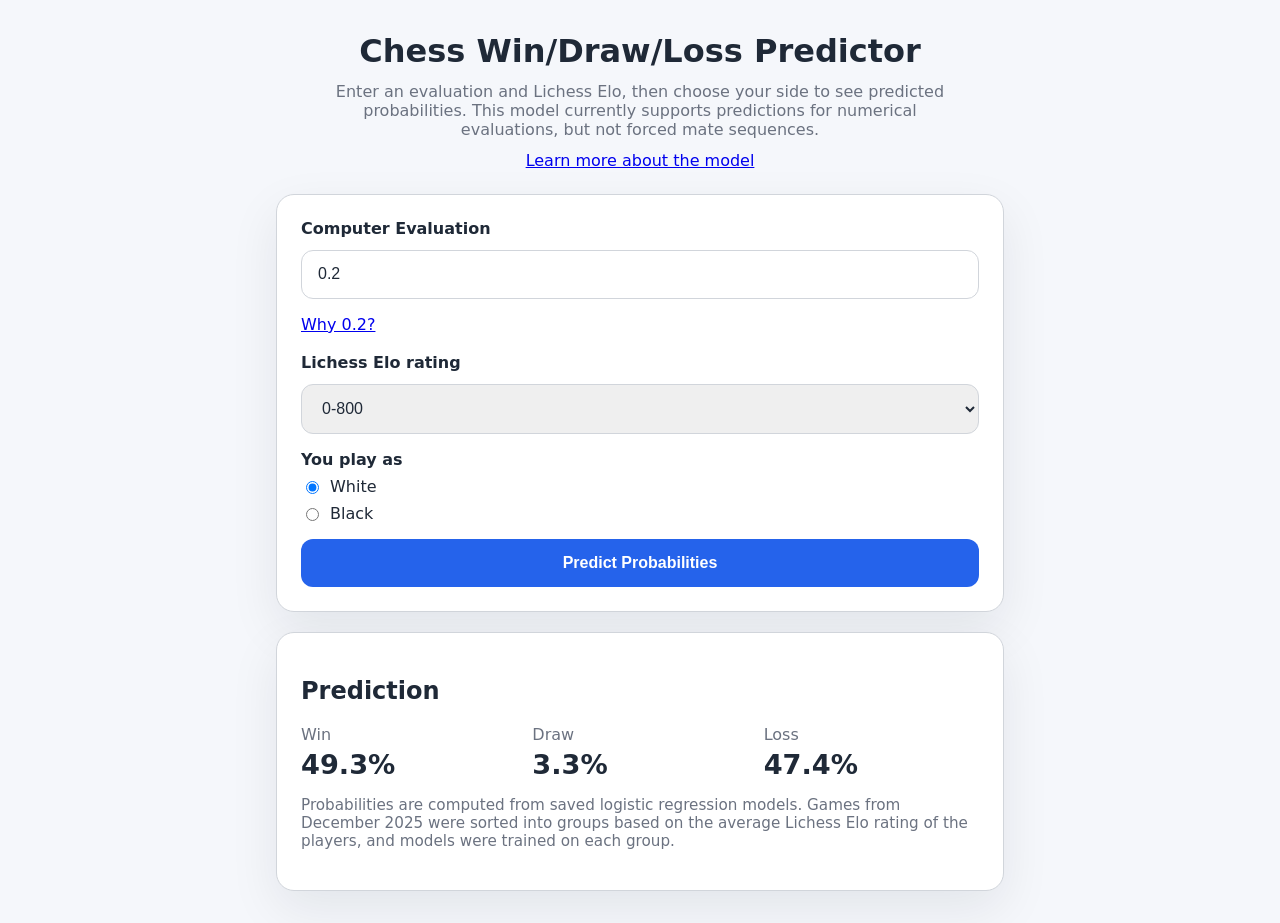
<file: index.html>
<!DOCTYPE html>
<html lang="en">
<head>
  <meta charset="UTF-8" />
  <meta name="viewport" content="width=device-width, initial-scale=1.0" />
  <title>Chess Win/Draw/Loss Predictor</title>
  <link rel="stylesheet" href="styles.css" />
</head>
<body>
  <div class="container">
    <header>
      <h1>Chess Win/Draw/Loss Predictor</h1>
      <p>Enter an evaluation and Lichess Elo, then choose your side to see predicted probabilities. This model currently supports predictions for numerical evaluations, but not forced mate sequences.</p>
      <p><a href="model.html">Learn more about the model</a></p>
    </header>

    <section class="card">
      <div class="field-row">
        <label for="evalInput">Computer Evaluation</label>
        <input id="evalInput" type="number" step="0.1" min="-20" max="20" value="0.2" />
      </div>
      <a href="#" onclick="alert('At the start of the game, the player with the white pieces has a slight advantage. The starting value has been set to 0.2, the Stockfish evaluation for the starting position.')">Why 0.2?</a><br><br>

      <div class="field-row">
        <label for="eloRange">Lichess Elo rating</label>
        <select id="eloRange"></select>
      </div>

      <div class="field-row radio-row">
        <span>You play as</span>
        <label><input type="radio" name="color" value="white" checked /> White</label>
        <label><input type="radio" name="color" value="black" /> Black</label>
      </div>

      <button id="predictButton">Predict Probabilities</button>
    </section>

    <section class="card result-card">
      <h2>Prediction</h2>
      <div class="result-grid">
        <div>
          <span class="label">Win</span>
          <span id="winProb" class="value">--</span>
        </div>
        <div>
          <span class="label">Draw</span>
          <span id="drawProb" class="value">--</span>
        </div>
        <div>
          <span class="label">Loss</span>
          <span id="lossProb" class="value">--</span>
        </div>
      </div>
      <p class="note">Probabilities are computed from saved logistic regression models. Games from December 2025 were sorted into groups based on the average Lichess Elo rating of the players, and models were trained on each group.</p>
    </section>
  </div>

  <script src="app.js"></script>
</body>
</html>
</file>
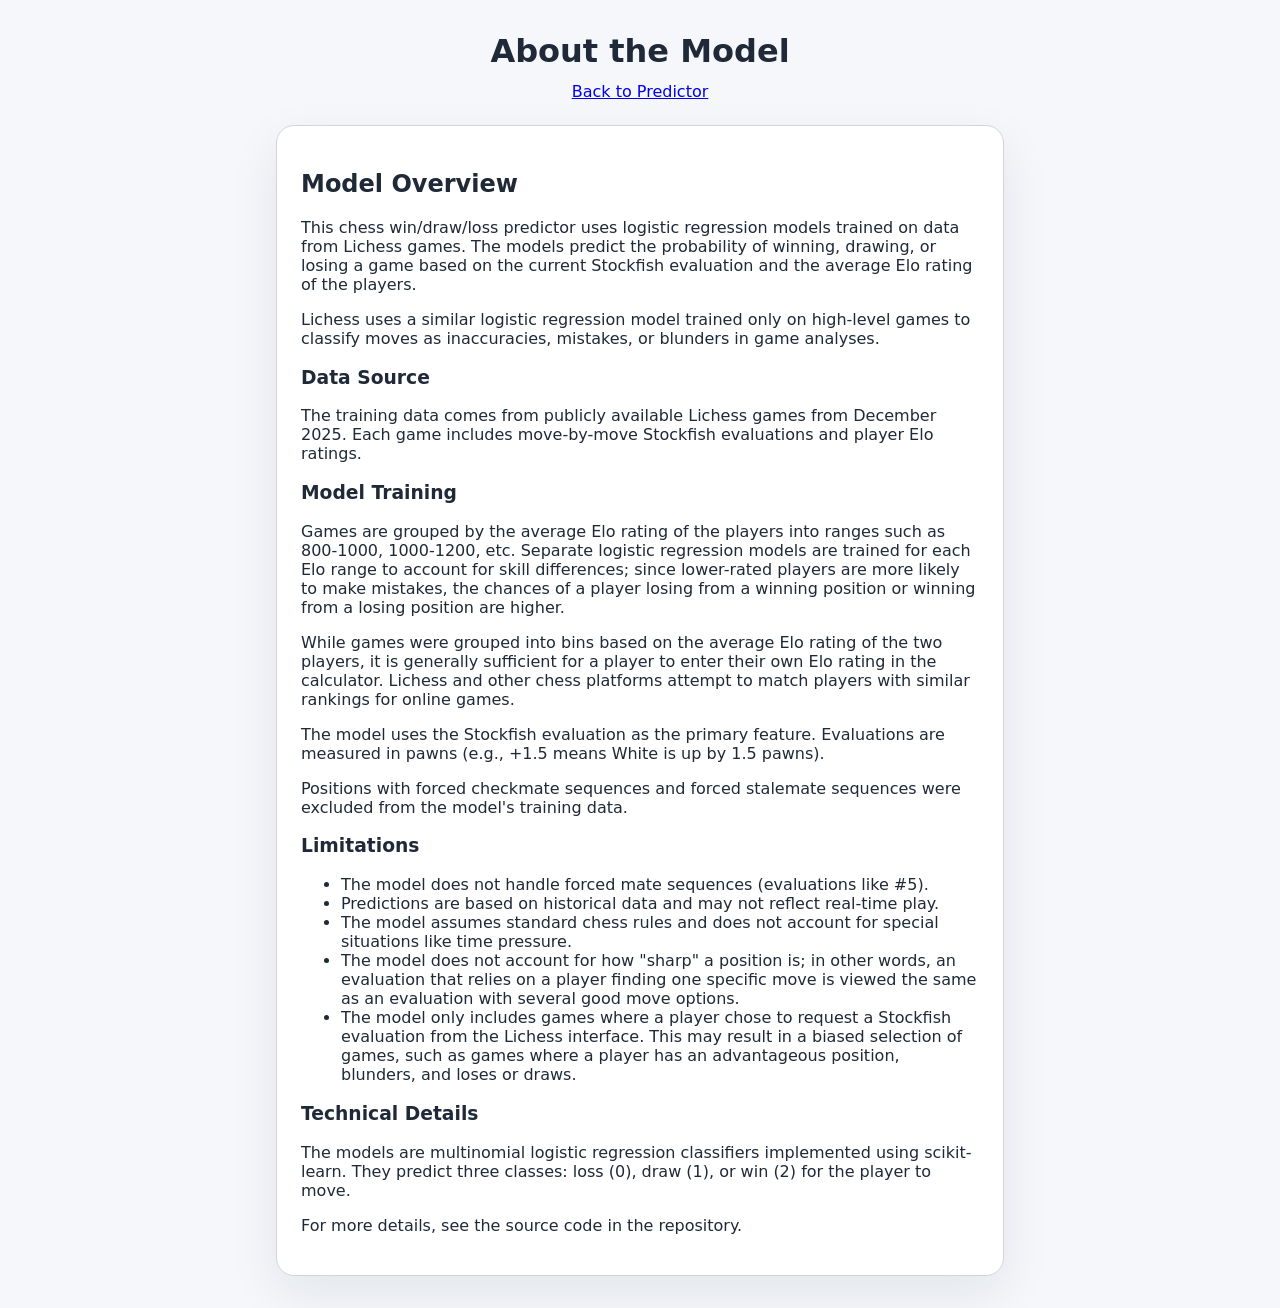
<file: model.html>
<!DOCTYPE html>
<html lang="en">
<head>
  <meta charset="UTF-8" />
  <meta name="viewport" content="width=device-width, initial-scale=1.0" />
  <title>About the Model - Chess Win/Draw/Loss Predictor</title>
  <link rel="stylesheet" href="styles.css" />
</head>
<body>
  <div class="container">
    <header>
      <h1>About the Model</h1>
      <p><a href="index.html">Back to Predictor</a></p>
    </header>

    <section class="card">
      <h2>Model Overview</h2>
      <p>This chess win/draw/loss predictor uses logistic regression models trained on data from Lichess games. The models predict the probability of winning, drawing, or losing a game based on the current Stockfish evaluation and the average Elo rating of the players.</p>
      <p>Lichess uses a similar logistic regression model trained only on high-level games to classify moves as inaccuracies, mistakes, or blunders in game analyses.</p>

      <h3>Data Source</h3>
      <p>The training data comes from publicly available Lichess games from December 2025. Each game includes move-by-move Stockfish evaluations and player Elo ratings.
      </p>

      <h3>Model Training</h3>
      <p>Games are grouped by the average Elo rating of the players into ranges such as 800-1000, 1000-1200, etc. Separate logistic regression models are trained for each Elo range to account for skill differences; since lower-rated players are more likely to make mistakes, the chances of a player losing from a winning position or winning from a losing position are higher.</p>
      <p>While games were grouped into bins based on the average Elo rating of the two players, it is generally sufficient for a player to enter their own Elo rating in the calculator. Lichess and other chess platforms attempt to match players with similar rankings for online games.</p>
      <p>The model uses the Stockfish evaluation as the primary feature. Evaluations are measured in pawns (e.g., +1.5 means White is up by 1.5 pawns).</p>
      <p>Positions with forced checkmate sequences and forced stalemate sequences were excluded from the model's training data.</p>

      <h3>Limitations</h3>
      <ul>
        <li>The model does not handle forced mate sequences (evaluations like #5).</li>
        <li>Predictions are based on historical data and may not reflect real-time play.</li>
        <li>The model assumes standard chess rules and does not account for special situations like time pressure.</li>
        <li>The model does not account for how "sharp" a position is; in other words, an evaluation that relies on a player finding one specific move is viewed the same as an evaluation with several good move options.</li>
        <li>The model only includes games where a player chose to request a Stockfish evaluation from the Lichess interface. This may result in a biased selection of games, such as games where a player has an advantageous position, blunders, and loses or draws.</li>
      </ul>

      <h3>Technical Details</h3>
      <p>The models are multinomial logistic regression classifiers implemented using scikit-learn. They predict three classes: loss (0), draw (1), or win (2) for the player to move.</p>
      <p>For more details, see the source code in the repository.</p>
    </section>
  </div>
</body>
</html>
</file>
<file: styles.css>
:root {
  --bg: #f5f7fb;
  --card: #ffffff;
  --text: #1f2937;
  --muted: #6b7280;
  --border: #d1d5db;
  --accent: #2563eb;
  --accent-dark: #1d4ed8;
}

* {
  box-sizing: border-box;
}

body {
  margin: 0;
  font-family: Inter, system-ui, -apple-system, BlinkMacSystemFont, 'Segoe UI', sans-serif;
  background: var(--bg);
  color: var(--text);
}

.container {
  max-width: 760px;
  margin: 2rem auto;
  padding: 0 1rem;
}

header {
  text-align: center;
  margin-bottom: 1.5rem;
}

header h1 {
  margin: 0;
  font-size: clamp(2rem, 2.5vw, 2.6rem);
}

header p {
  margin: 0.75rem auto 0;
  color: var(--muted);
  max-width: 640px;
}

.card {
  background: var(--card);
  border: 1px solid var(--border);
  border-radius: 18px;
  padding: 1.5rem;
  margin-bottom: 1.25rem;
  box-shadow: 0 18px 50px rgba(15, 23, 42, 0.08);
}

.field-row {
  display: grid;
  gap: 0.75rem;
  margin-bottom: 1rem;
}

.field-row label,
.field-row span {
  font-weight: 600;
}

.field-row input,
.field-row select {
  width: 100%;
  border: 1px solid var(--border);
  border-radius: 12px;
  padding: 0.9rem 1rem;
  font-size: 1rem;
  color: var(--text);
}

.radio-row {
  display: flex;
  flex-direction: column;
  align-items: flex-start;
  gap: 0.5rem;
}

.radio-row label {
  display: inline-flex;
  align-items: center;
  gap: 0.5rem;
  font-weight: 500;
}

button {
  width: 100%;
  background: var(--accent);
  color: white;
  border: none;
  border-radius: 12px;
  padding: 0.95rem 1rem;
  font-size: 1rem;
  font-weight: 700;
  cursor: pointer;
  transition: background 0.25s ease;
}

button:hover {
  background: var(--accent-dark);
}

.result-grid {
  display: grid;
  gap: 1rem;
  grid-template-columns: repeat(3, minmax(0, 1fr));
}

.label {
  display: block;
  color: var(--muted);
  margin-bottom: 0.35rem;
}

.value {
  display: block;
  font-size: 1.7rem;
  font-weight: 700;
}

.note {
  margin-top: 1rem;
  color: var(--muted);
  font-size: 0.95rem;
}

@media (max-width: 640px) {
  .result-grid {
    grid-template-columns: 1fr;
  }
}
</file>
